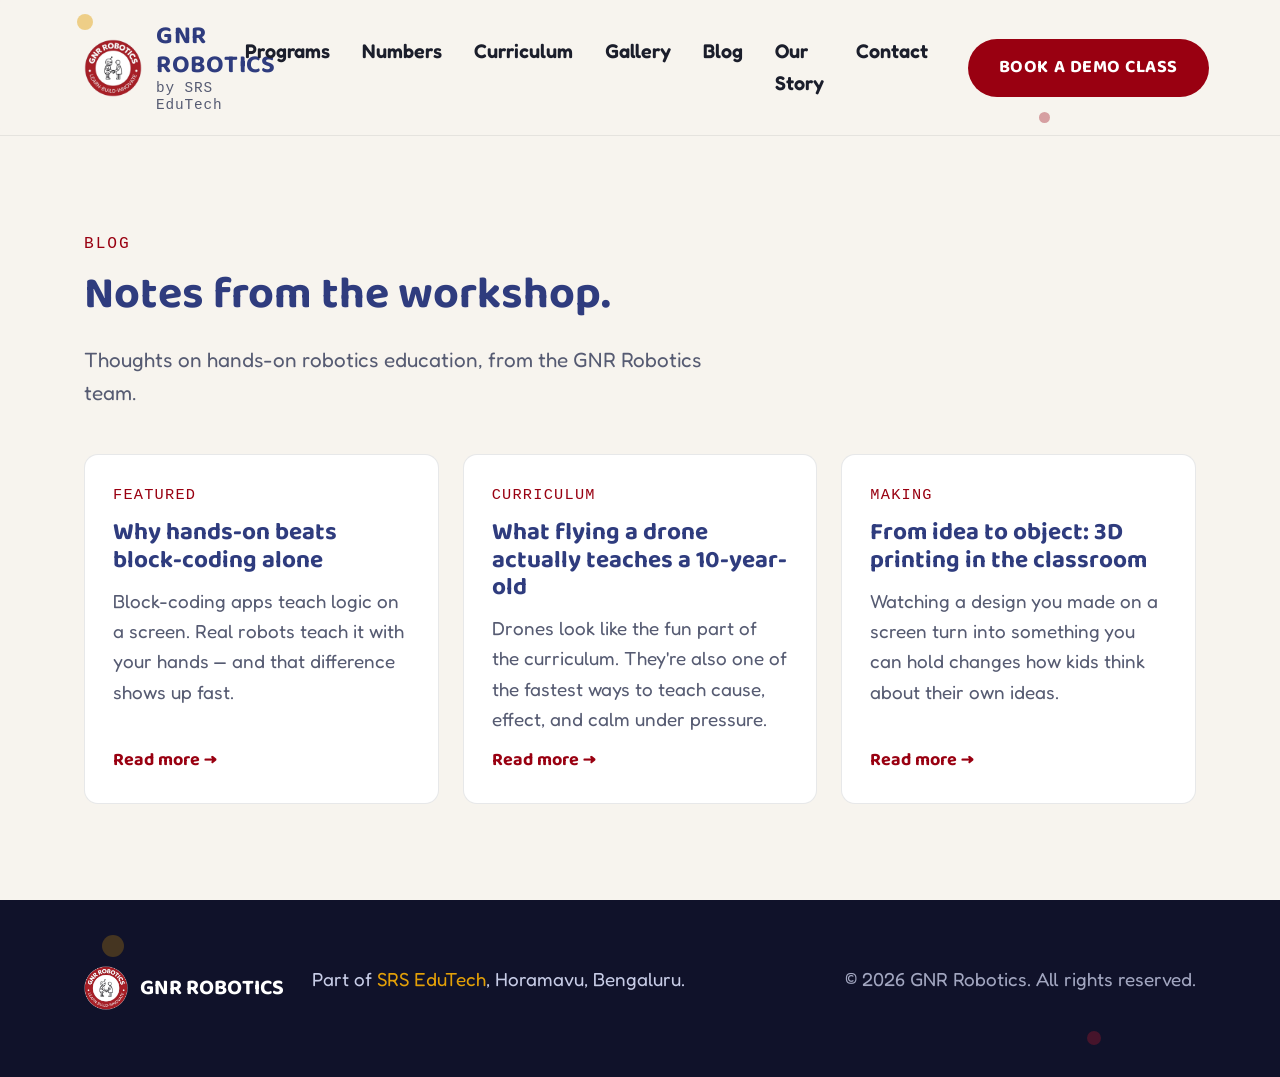
<file: blog.html>
<!DOCTYPE html>
<html lang="en">
<head>
<meta charset="UTF-8">
<meta name="viewport" content="width=device-width, initial-scale=1.0">
<title>Blog — GNR Robotics</title>
<meta name="description" content="Notes on hands-on robotics education from GNR Robotics — 3D printing, drones, applied AI, and building with kids.">
<link rel="icon" type="image/png" sizes="32x32" href="assets/favicon-32.png">
<link rel="icon" type="image/png" sizes="16x16" href="assets/favicon-16.png">
<link rel="icon" type="image/png" sizes="192x192" href="assets/favicon-192.png">
<link rel="apple-touch-icon" href="assets/apple-touch-icon.png">
<link rel="preconnect" href="https://fonts.googleapis.com">
<link rel="preconnect" href="https://fonts.gstatic.com" crossorigin>
<link href="https://fonts.googleapis.com/css2?family=Fredoka:wght@500;600;700&family=Baloo+2:wght@500;600;700;800&display=swap" rel="stylesheet">
<link rel="stylesheet" href="css/styles.css">
</head>
<body>

<header class="site-header">
  <div class="container header-inner">
    <a href="index.html#top" class="brand">
      <img src="assets/logo.png" alt="GNR Robotics logo" class="brand-mark" width="58" height="58">
      <span class="brand-text">
        <span class="brand-name">GNR ROBOTICS</span>
        <span class="brand-sub">by SRS EduTech</span>
      </span>
    </a>
    <nav class="site-nav" id="site-nav">
      <a href="index.html#programs">Programs</a>
      <a href="index.html#numbers">Numbers</a>
      <a href="index.html#pillars">Curriculum</a>
      <a href="index.html#gallery">Gallery</a>
      <a href="blog.html">Blog</a>
      <a href="index.html#story">Our Story</a>
      <a href="index.html#contact">Contact</a>
    </nav>
    <a href="index.html#contact" class="btn btn-pill btn-cherry btn-nav">Book a Demo Class</a>
    <button class="nav-toggle" id="nav-toggle" aria-label="Toggle menu" aria-expanded="false">
      <span></span><span></span><span></span>
    </button>
  </div>
</header>

<main>
  <section class="section blog-listing">
    <div class="container">
      <p class="eyebrow">BLOG</p>
      <h2>Notes from the workshop.</h2>
      <p class="section-lead">Thoughts on hands-on robotics education, from the GNR Robotics team.</p>

      <div class="blog-grid">
        <a class="blog-card" href="blog/hands-on-vs-block-coding.html">
          <p class="blog-card-date">FEATURED</p>
          <h3>Why hands-on beats block-coding alone</h3>
          <p>Block-coding apps teach logic on a screen. Real robots teach it with your hands — and that difference shows up fast.</p>
          <span class="blog-card-more">Read more →</span>
        </a>

        <a class="blog-card" href="blog/why-drones-in-classroom.html">
          <p class="blog-card-date">CURRICULUM</p>
          <h3>What flying a drone actually teaches a 10-year-old</h3>
          <p>Drones look like the fun part of the curriculum. They're also one of the fastest ways to teach cause, effect, and calm under pressure.</p>
          <span class="blog-card-more">Read more →</span>
        </a>

        <a class="blog-card" href="blog/3d-printing-creativity.html">
          <p class="blog-card-date">MAKING</p>
          <h3>From idea to object: 3D printing in the classroom</h3>
          <p>Watching a design you made on a screen turn into something you can hold changes how kids think about their own ideas.</p>
          <span class="blog-card-more">Read more →</span>
        </a>
      </div>
    </div>
  </section>
</main>

<footer class="site-footer">
  <div class="container footer-inner">
    <div class="brand brand--footer">
      <img src="assets/logo.png" alt="GNR Robotics logo" width="44" height="44">
      <span>GNR ROBOTICS</span>
    </div>
    <p>Part of <a href="https://srsedutech.com" target="_blank" rel="noopener">SRS EduTech</a>, Horamavu, Bengaluru.</p>
    <p class="footer-copy">&copy; <span id="year"></span> GNR Robotics. All rights reserved.</p>
  </div>
</footer>

<script src="js/main.js"></script>
</body>
</html>
</file>
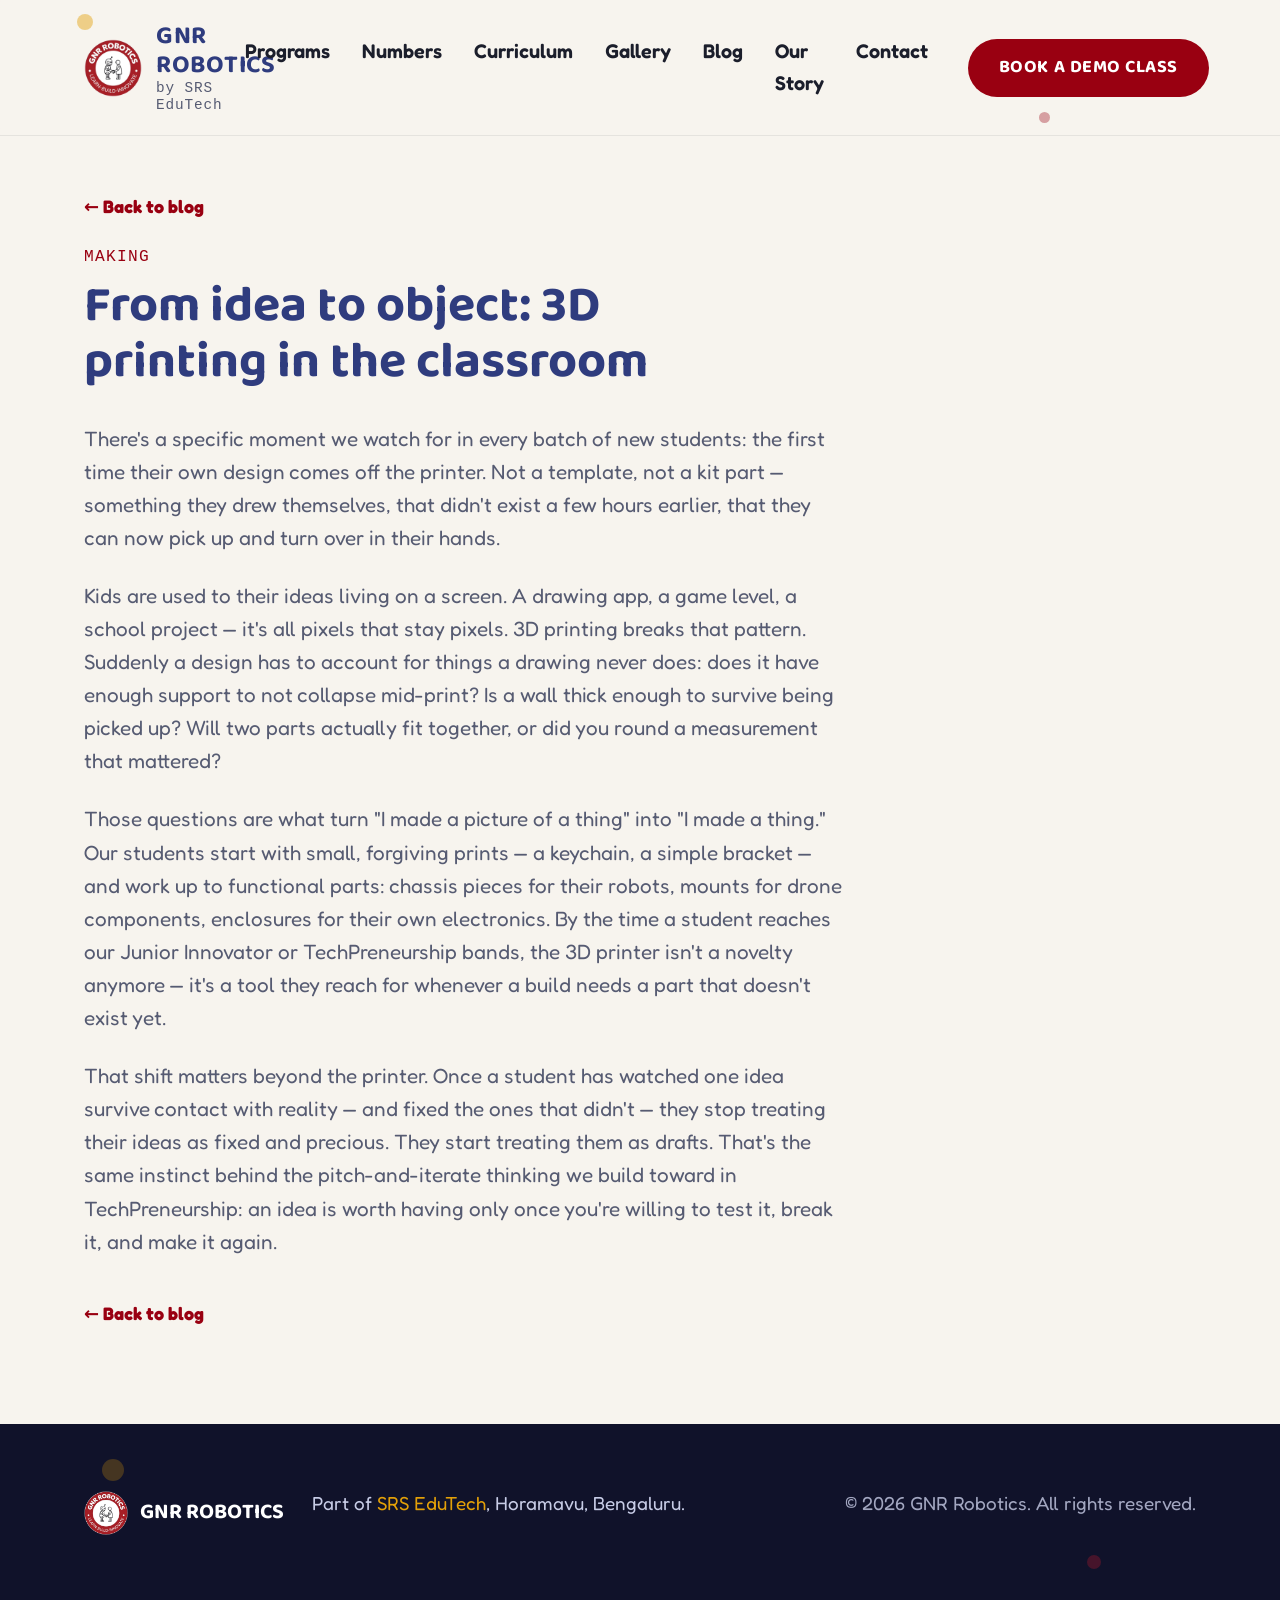
<file: blog/3d-printing-creativity.html>
<!DOCTYPE html>
<html lang="en">
<head>
<meta charset="UTF-8">
<meta name="viewport" content="width=device-width, initial-scale=1.0">
<title>From idea to object: 3D printing in the classroom — GNR Robotics Blog</title>
<meta name="description" content="Watching a design you made on a screen turn into something you can hold changes how kids think about their own ideas.">
<link rel="icon" type="image/png" sizes="32x32" href="../assets/favicon-32.png">
<link rel="icon" type="image/png" sizes="16x16" href="../assets/favicon-16.png">
<link rel="icon" type="image/png" sizes="192x192" href="../assets/favicon-192.png">
<link rel="apple-touch-icon" href="../assets/apple-touch-icon.png">
<link rel="preconnect" href="https://fonts.googleapis.com">
<link rel="preconnect" href="https://fonts.gstatic.com" crossorigin>
<link href="https://fonts.googleapis.com/css2?family=Fredoka:wght@500;600;700&family=Baloo+2:wght@500;600;700;800&display=swap" rel="stylesheet">
<link rel="stylesheet" href="../css/styles.css">
</head>
<body>

<header class="site-header">
  <div class="container header-inner">
    <a href="../index.html#top" class="brand">
      <img src="../assets/logo.png" alt="GNR Robotics logo" class="brand-mark" width="58" height="58">
      <span class="brand-text">
        <span class="brand-name">GNR ROBOTICS</span>
        <span class="brand-sub">by SRS EduTech</span>
      </span>
    </a>
    <nav class="site-nav" id="site-nav">
      <a href="../index.html#programs">Programs</a>
      <a href="../index.html#numbers">Numbers</a>
      <a href="../index.html#pillars">Curriculum</a>
      <a href="../index.html#gallery">Gallery</a>
      <a href="../blog.html">Blog</a>
      <a href="../index.html#story">Our Story</a>
      <a href="../index.html#contact">Contact</a>
    </nav>
    <a href="../index.html#contact" class="btn btn-pill btn-cherry btn-nav">Book a Demo Class</a>
    <button class="nav-toggle" id="nav-toggle" aria-label="Toggle menu" aria-expanded="false">
      <span></span><span></span><span></span>
    </button>
  </div>
</header>

<main>
  <article class="section post">
    <div class="container">
      <a href="../blog.html" class="post-back">← Back to blog</a>
      <p class="post-meta">MAKING</p>
      <h1>From idea to object: 3D printing in the classroom</h1>

      <div class="post-body">
        <p>There's a specific moment we watch for in every batch of new students: the first time their own design comes off the printer. Not a template, not a kit part — something they drew themselves, that didn't exist a few hours earlier, that they can now pick up and turn over in their hands.</p>

        <p>Kids are used to their ideas living on a screen. A drawing app, a game level, a school project — it's all pixels that stay pixels. 3D printing breaks that pattern. Suddenly a design has to account for things a drawing never does: does it have enough support to not collapse mid-print? Is a wall thick enough to survive being picked up? Will two parts actually fit together, or did you round a measurement that mattered?</p>

        <p>Those questions are what turn "I made a picture of a thing" into "I made a thing." Our students start with small, forgiving prints — a keychain, a simple bracket — and work up to functional parts: chassis pieces for their robots, mounts for drone components, enclosures for their own electronics. By the time a student reaches our Junior Innovator or TechPreneurship bands, the 3D printer isn't a novelty anymore — it's a tool they reach for whenever a build needs a part that doesn't exist yet.</p>

        <p>That shift matters beyond the printer. Once a student has watched one idea survive contact with reality — and fixed the ones that didn't — they stop treating their ideas as fixed and precious. They start treating them as drafts. That's the same instinct behind the pitch-and-iterate thinking we build toward in TechPreneurship: an idea is worth having only once you're willing to test it, break it, and make it again.</p>
      </div>

      <a href="../blog.html" class="post-back">← Back to blog</a>
    </div>
  </article>
</main>

<footer class="site-footer">
  <div class="container footer-inner">
    <div class="brand brand--footer">
      <img src="../assets/logo.png" alt="GNR Robotics logo" width="44" height="44">
      <span>GNR ROBOTICS</span>
    </div>
    <p>Part of <a href="https://srsedutech.com" target="_blank" rel="noopener">SRS EduTech</a>, Horamavu, Bengaluru.</p>
    <p class="footer-copy">&copy; <span id="year"></span> GNR Robotics. All rights reserved.</p>
  </div>
</footer>

<script src="../js/main.js"></script>
</body>
</html>
</file>
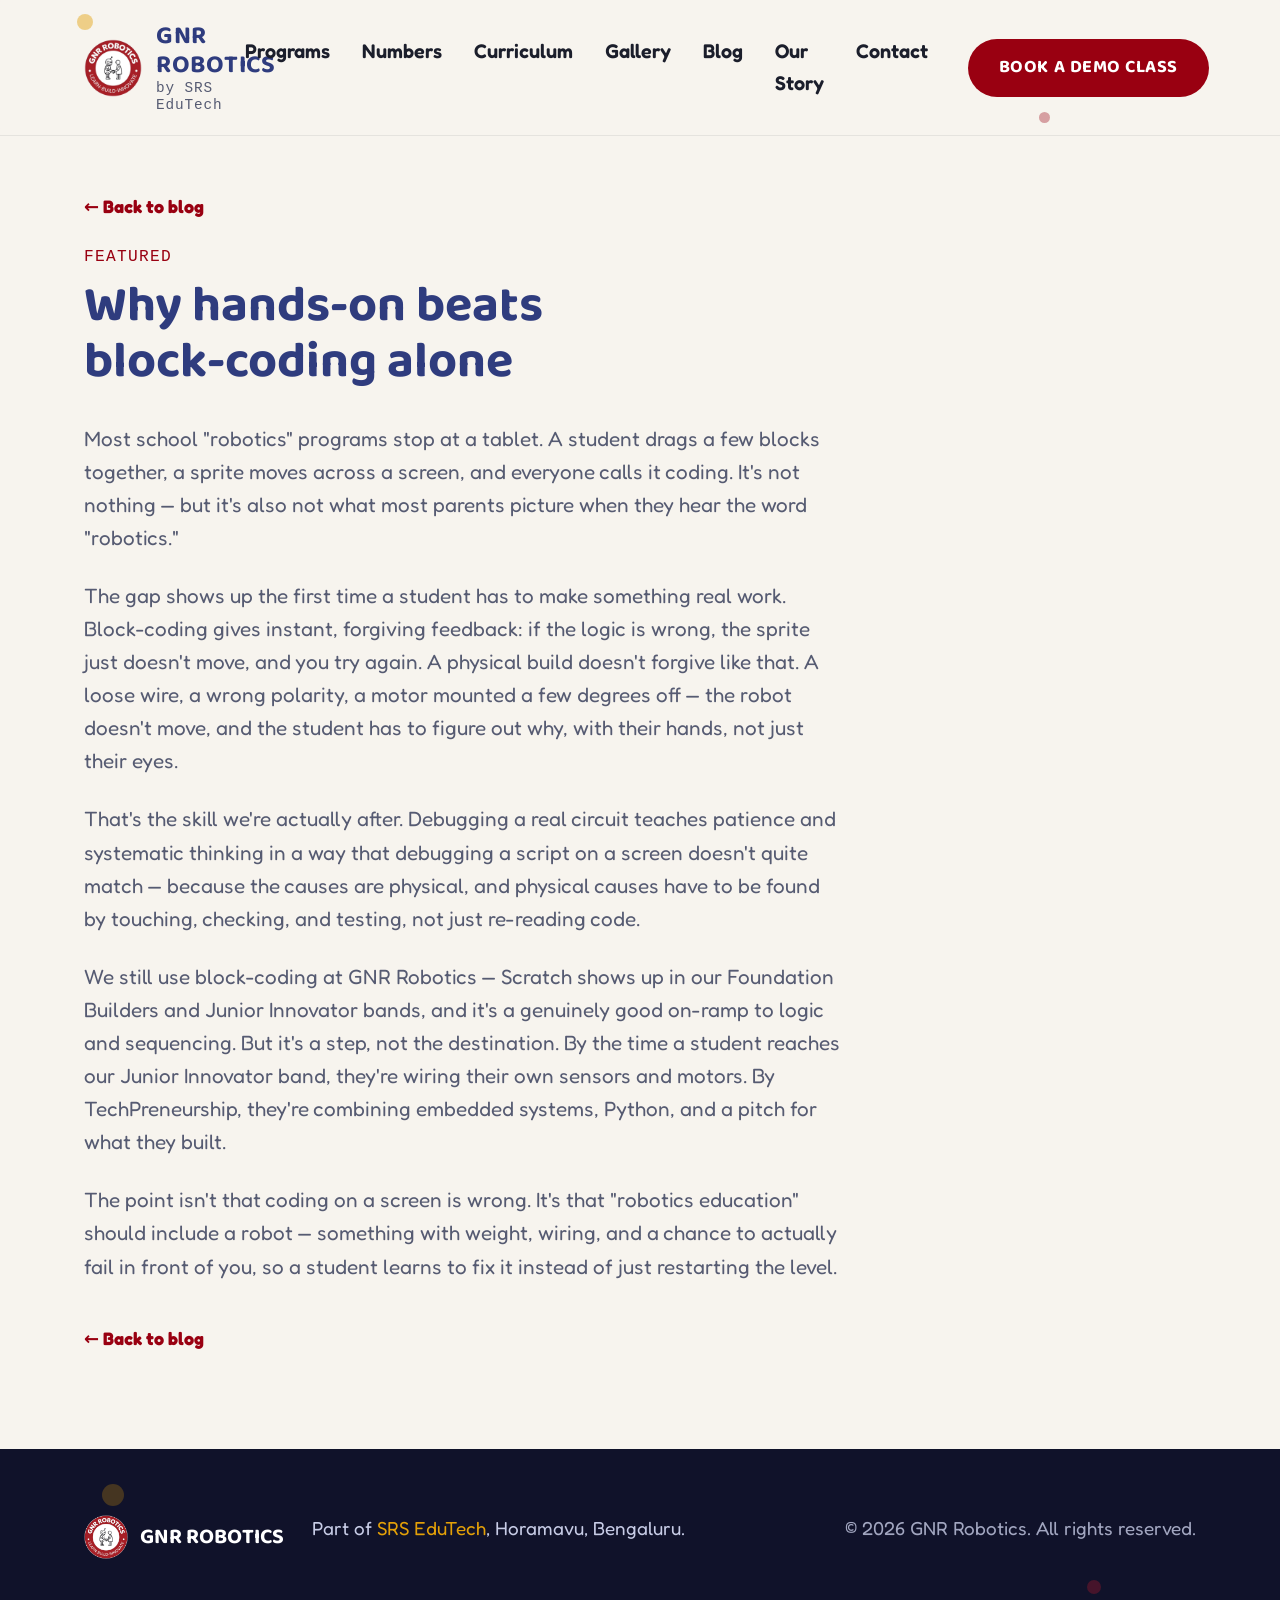
<file: blog/hands-on-vs-block-coding.html>
<!DOCTYPE html>
<html lang="en">
<head>
<meta charset="UTF-8">
<meta name="viewport" content="width=device-width, initial-scale=1.0">
<title>Why hands-on beats block-coding alone — GNR Robotics Blog</title>
<meta name="description" content="Block-coding apps teach logic on a screen. Real robots teach it with your hands — why GNR Robotics builds around physical builds, not just code blocks.">
<link rel="icon" type="image/png" sizes="32x32" href="../assets/favicon-32.png">
<link rel="icon" type="image/png" sizes="16x16" href="../assets/favicon-16.png">
<link rel="icon" type="image/png" sizes="192x192" href="../assets/favicon-192.png">
<link rel="apple-touch-icon" href="../assets/apple-touch-icon.png">
<link rel="preconnect" href="https://fonts.googleapis.com">
<link rel="preconnect" href="https://fonts.gstatic.com" crossorigin>
<link href="https://fonts.googleapis.com/css2?family=Fredoka:wght@500;600;700&family=Baloo+2:wght@500;600;700;800&display=swap" rel="stylesheet">
<link rel="stylesheet" href="../css/styles.css">
</head>
<body>

<header class="site-header">
  <div class="container header-inner">
    <a href="../index.html#top" class="brand">
      <img src="../assets/logo.png" alt="GNR Robotics logo" class="brand-mark" width="58" height="58">
      <span class="brand-text">
        <span class="brand-name">GNR ROBOTICS</span>
        <span class="brand-sub">by SRS EduTech</span>
      </span>
    </a>
    <nav class="site-nav" id="site-nav">
      <a href="../index.html#programs">Programs</a>
      <a href="../index.html#numbers">Numbers</a>
      <a href="../index.html#pillars">Curriculum</a>
      <a href="../index.html#gallery">Gallery</a>
      <a href="../blog.html">Blog</a>
      <a href="../index.html#story">Our Story</a>
      <a href="../index.html#contact">Contact</a>
    </nav>
    <a href="../index.html#contact" class="btn btn-pill btn-cherry btn-nav">Book a Demo Class</a>
    <button class="nav-toggle" id="nav-toggle" aria-label="Toggle menu" aria-expanded="false">
      <span></span><span></span><span></span>
    </button>
  </div>
</header>

<main>
  <article class="section post">
    <div class="container">
      <a href="../blog.html" class="post-back">← Back to blog</a>
      <p class="post-meta">FEATURED</p>
      <h1>Why hands-on beats block-coding alone</h1>

      <div class="post-body">
        <p>Most school "robotics" programs stop at a tablet. A student drags a few blocks together, a sprite moves across a screen, and everyone calls it coding. It's not nothing — but it's also not what most parents picture when they hear the word "robotics."</p>

        <p>The gap shows up the first time a student has to make something real work. Block-coding gives instant, forgiving feedback: if the logic is wrong, the sprite just doesn't move, and you try again. A physical build doesn't forgive like that. A loose wire, a wrong polarity, a motor mounted a few degrees off — the robot doesn't move, and the student has to figure out why, with their hands, not just their eyes.</p>

        <p>That's the skill we're actually after. Debugging a real circuit teaches patience and systematic thinking in a way that debugging a script on a screen doesn't quite match — because the causes are physical, and physical causes have to be found by touching, checking, and testing, not just re-reading code.</p>

        <p>We still use block-coding at GNR Robotics — Scratch shows up in our Foundation Builders and Junior Innovator bands, and it's a genuinely good on-ramp to logic and sequencing. But it's a step, not the destination. By the time a student reaches our Junior Innovator band, they're wiring their own sensors and motors. By TechPreneurship, they're combining embedded systems, Python, and a pitch for what they built.</p>

        <p>The point isn't that coding on a screen is wrong. It's that "robotics education" should include a robot — something with weight, wiring, and a chance to actually fail in front of you, so a student learns to fix it instead of just restarting the level.</p>
      </div>

      <a href="../blog.html" class="post-back">← Back to blog</a>
    </div>
  </article>
</main>

<footer class="site-footer">
  <div class="container footer-inner">
    <div class="brand brand--footer">
      <img src="../assets/logo.png" alt="GNR Robotics logo" width="44" height="44">
      <span>GNR ROBOTICS</span>
    </div>
    <p>Part of <a href="https://srsedutech.com" target="_blank" rel="noopener">SRS EduTech</a>, Horamavu, Bengaluru.</p>
    <p class="footer-copy">&copy; <span id="year"></span> GNR Robotics. All rights reserved.</p>
  </div>
</footer>

<script src="../js/main.js"></script>
</body>
</html>
</file>
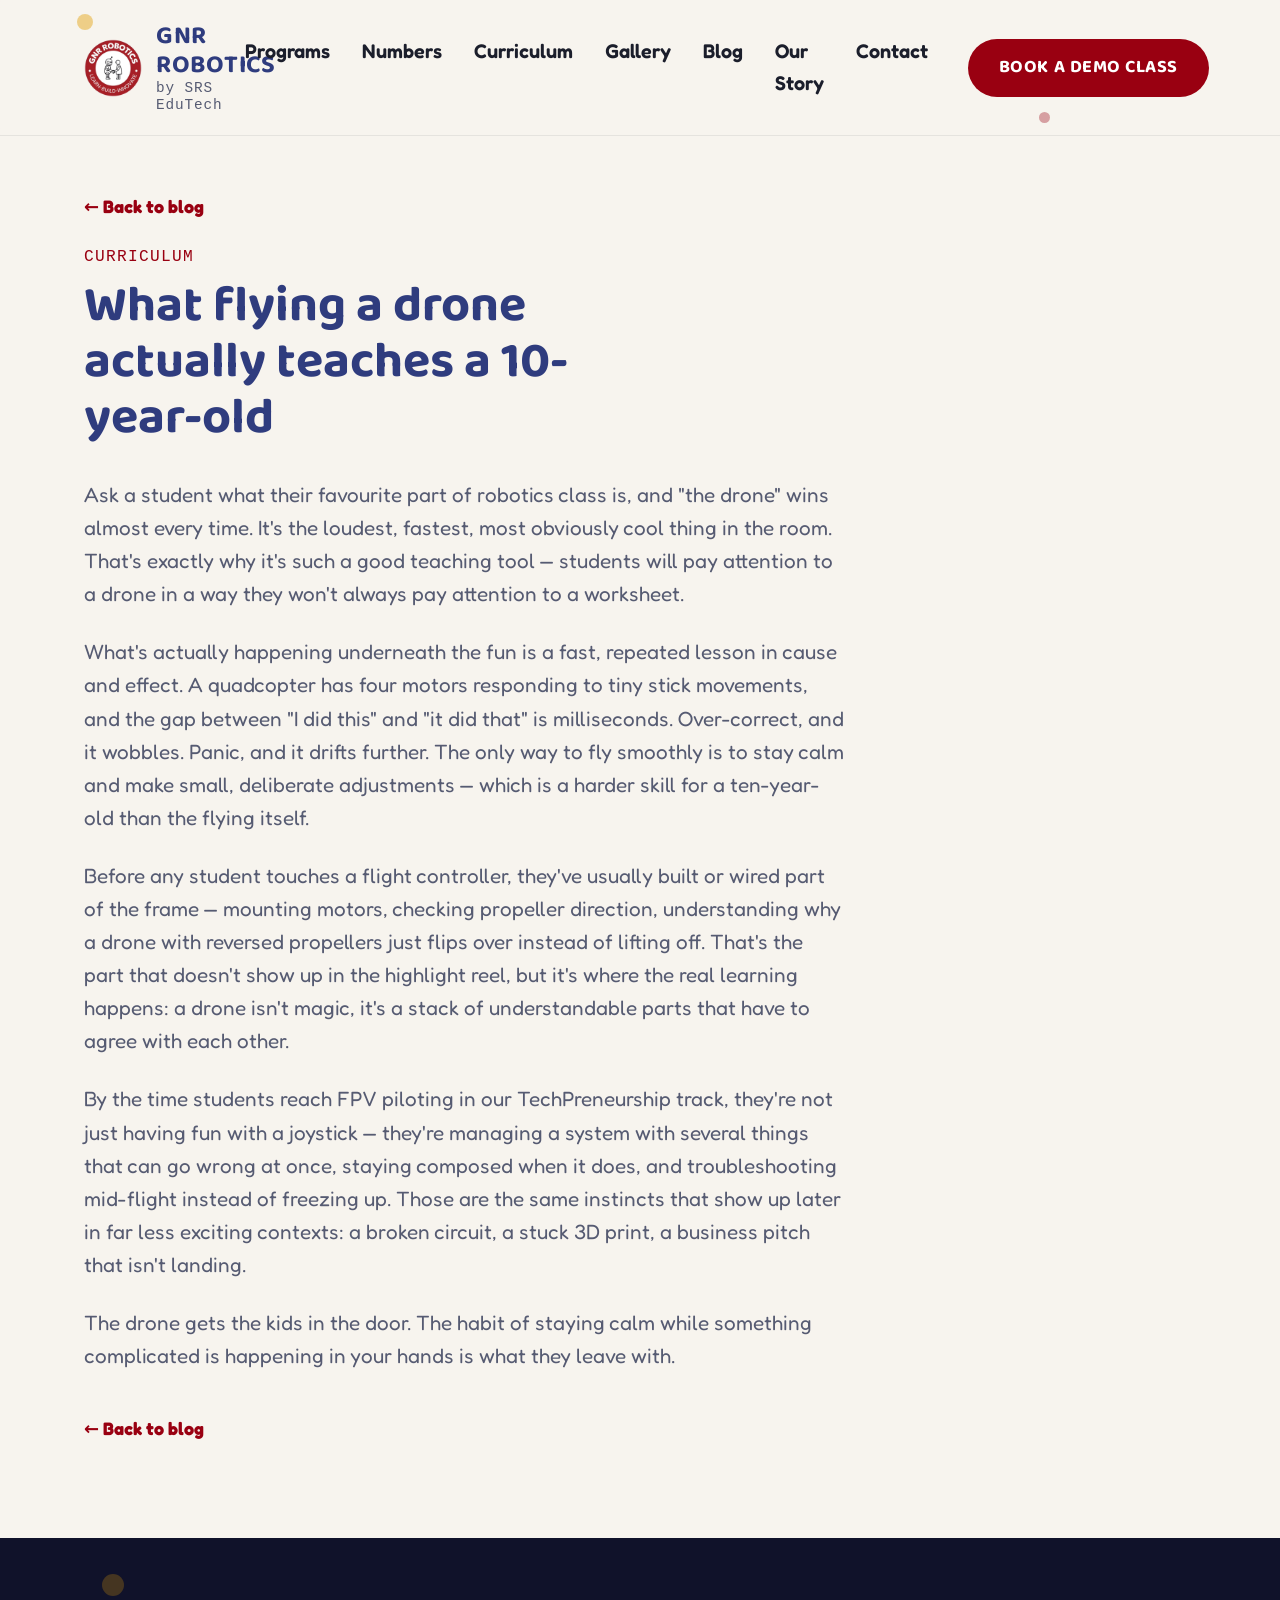
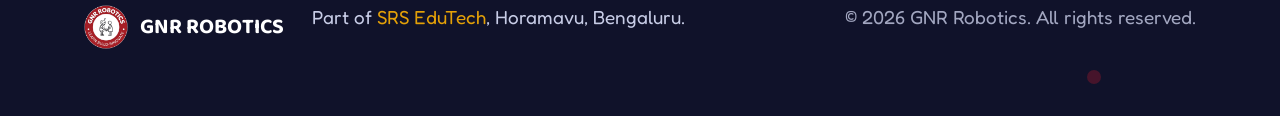
<file: blog/why-drones-in-classroom.html>
<!DOCTYPE html>
<html lang="en">
<head>
<meta charset="UTF-8">
<meta name="viewport" content="width=device-width, initial-scale=1.0">
<title>What flying a drone actually teaches a 10-year-old — GNR Robotics Blog</title>
<meta name="description" content="Drones look like the fun part of the curriculum. They're also one of the fastest ways to teach cause, effect, and calm under pressure.">
<link rel="icon" type="image/png" sizes="32x32" href="../assets/favicon-32.png">
<link rel="icon" type="image/png" sizes="16x16" href="../assets/favicon-16.png">
<link rel="icon" type="image/png" sizes="192x192" href="../assets/favicon-192.png">
<link rel="apple-touch-icon" href="../assets/apple-touch-icon.png">
<link rel="preconnect" href="https://fonts.googleapis.com">
<link rel="preconnect" href="https://fonts.gstatic.com" crossorigin>
<link href="https://fonts.googleapis.com/css2?family=Fredoka:wght@500;600;700&family=Baloo+2:wght@500;600;700;800&display=swap" rel="stylesheet">
<link rel="stylesheet" href="../css/styles.css">
</head>
<body>

<header class="site-header">
  <div class="container header-inner">
    <a href="../index.html#top" class="brand">
      <img src="../assets/logo.png" alt="GNR Robotics logo" class="brand-mark" width="58" height="58">
      <span class="brand-text">
        <span class="brand-name">GNR ROBOTICS</span>
        <span class="brand-sub">by SRS EduTech</span>
      </span>
    </a>
    <nav class="site-nav" id="site-nav">
      <a href="../index.html#programs">Programs</a>
      <a href="../index.html#numbers">Numbers</a>
      <a href="../index.html#pillars">Curriculum</a>
      <a href="../index.html#gallery">Gallery</a>
      <a href="../blog.html">Blog</a>
      <a href="../index.html#story">Our Story</a>
      <a href="../index.html#contact">Contact</a>
    </nav>
    <a href="../index.html#contact" class="btn btn-pill btn-cherry btn-nav">Book a Demo Class</a>
    <button class="nav-toggle" id="nav-toggle" aria-label="Toggle menu" aria-expanded="false">
      <span></span><span></span><span></span>
    </button>
  </div>
</header>

<main>
  <article class="section post">
    <div class="container">
      <a href="../blog.html" class="post-back">← Back to blog</a>
      <p class="post-meta">CURRICULUM</p>
      <h1>What flying a drone actually teaches a 10-year-old</h1>

      <div class="post-body">
        <p>Ask a student what their favourite part of robotics class is, and "the drone" wins almost every time. It's the loudest, fastest, most obviously cool thing in the room. That's exactly why it's such a good teaching tool — students will pay attention to a drone in a way they won't always pay attention to a worksheet.</p>

        <p>What's actually happening underneath the fun is a fast, repeated lesson in cause and effect. A quadcopter has four motors responding to tiny stick movements, and the gap between "I did this" and "it did that" is milliseconds. Over-correct, and it wobbles. Panic, and it drifts further. The only way to fly smoothly is to stay calm and make small, deliberate adjustments — which is a harder skill for a ten-year-old than the flying itself.</p>

        <p>Before any student touches a flight controller, they've usually built or wired part of the frame — mounting motors, checking propeller direction, understanding why a drone with reversed propellers just flips over instead of lifting off. That's the part that doesn't show up in the highlight reel, but it's where the real learning happens: a drone isn't magic, it's a stack of understandable parts that have to agree with each other.</p>

        <p>By the time students reach FPV piloting in our TechPreneurship track, they're not just having fun with a joystick — they're managing a system with several things that can go wrong at once, staying composed when it does, and troubleshooting mid-flight instead of freezing up. Those are the same instincts that show up later in far less exciting contexts: a broken circuit, a stuck 3D print, a business pitch that isn't landing.</p>

        <p>The drone gets the kids in the door. The habit of staying calm while something complicated is happening in your hands is what they leave with.</p>
      </div>

      <a href="../blog.html" class="post-back">← Back to blog</a>
    </div>
  </article>
</main>

<footer class="site-footer">
  <div class="container footer-inner">
    <div class="brand brand--footer">
      <img src="../assets/logo.png" alt="GNR Robotics logo" width="44" height="44">
      <span>GNR ROBOTICS</span>
    </div>
    <p>Part of <a href="https://srsedutech.com" target="_blank" rel="noopener">SRS EduTech</a>, Horamavu, Bengaluru.</p>
    <p class="footer-copy">&copy; <span id="year"></span> GNR Robotics. All rights reserved.</p>
  </div>
</footer>

<script src="../js/main.js"></script>
</body>
</html>
</file>
<file: css/styles.css>
/* ---------- Tokens ---------- */
:root {
  --navy: #2F3C7E;
  --navy-black: #10122A;
  --violet: #7A2F6E;
  --cherry: #990011;
  --cherry-bright: #C21A2E;
  --gold: #E3A008;
  --paper: #F7F4EE;
  --ink: #1B1E2B;
  --ink-soft: #565B72;
  --white: #FFFFFF;

  --grad: linear-gradient(100deg, var(--navy) 0%, var(--violet) 55%, var(--cherry) 100%);

  --font-display: 'Baloo 2', 'Fredoka', 'Segoe UI', system-ui, sans-serif;
  --font-body: 'Fredoka', 'Segoe UI', system-ui, -apple-system, sans-serif;
  --font-mono: Consolas, 'SF Mono', 'Courier New', monospace;

  --container: 1160px;
}

/* ---------- Reset ---------- */
*, *::before, *::after { box-sizing: border-box; }
html { scroll-behavior: smooth; font-size: 18px; }
body {
  margin: 0;
  font-family: var(--font-body);
  color: var(--ink);
  background: var(--paper);
  line-height: 1.6;
}
img { max-width: 100%; display: block; }
a { color: inherit; }
h1, h2, h3 { font-family: var(--font-display); font-weight: 700; margin: 0 0 0.5em; line-height: 1.12; }
p { margin: 0 0 1em; }
.container { max-width: var(--container); margin: 0 auto; padding: 0 24px; }
:focus-visible { outline: 3px solid var(--gold); outline-offset: 2px; }
@media (prefers-reduced-motion: reduce) {
  html { scroll-behavior: auto; }
  * { animation: none !important; transition: none !important; }
}

/* Gradient text, the Reech signature move */
.grad-text {
  background: var(--grad);
  -webkit-background-clip: text;
  background-clip: text;
  color: transparent;
}

/* ---------- Buttons (pill, Reech-style) ---------- */
.btn {
  display: inline-block;
  font-family: var(--font-display);
  font-weight: 700;
  font-size: 1rem;
  letter-spacing: 0.03em;
  text-transform: uppercase;
  padding: 1em 2.2em;
  text-decoration: none;
  border: 2px solid transparent;
  transition: transform 0.15s ease, background 0.15s ease, color 0.15s ease;
}
.btn-pill { border-radius: 999px; }
.btn:hover { transform: translateY(-2px); }
.btn-cherry { background: var(--cherry); color: var(--white); }
.btn-cherry:hover { background: var(--cherry-bright); }
.btn-outline-cherry { background: transparent; color: var(--cherry); border-color: var(--cherry); }
.btn-outline-cherry:hover { background: var(--cherry); color: var(--white); }
.program-card .btn-outline-cherry { display: block; width: 100%; text-align: center; margin-top: 1em; }
.btn-white { background: var(--white); color: var(--cherry); }
.btn-white:hover { background: var(--paper); }

/* ---------- Eyebrow / labels ---------- */
.eyebrow {
  font-family: var(--font-mono);
  font-size: 0.9rem;
  letter-spacing: 0.12em;
  color: var(--cherry);
  margin: 0 0 0.75em;
}
.eyebrow-light { color: var(--gold); }
.section-lead { max-width: 640px; color: var(--ink-soft); font-size: 1.15rem; }
.section-title-light { color: var(--white); }

/* ---------- Header ---------- */
.site-header {
  position: sticky;
  top: 0;
  z-index: 50;
  background: rgba(247,244,238,0.92);
  backdrop-filter: blur(6px);
  border-bottom: 1px solid rgba(27,30,43,0.08);
}
.site-header::before, .site-header::after {
  content: "";
  position: absolute;
  border-radius: 50%;
  pointer-events: none;
  z-index: 0;
}
.site-header::before { width: 16px; height: 16px; background: var(--gold); opacity: 0.45; top: 14px; left: 6%; animation: floatY 6s ease-in-out infinite; }
.site-header::after { width: 11px; height: 11px; background: var(--cherry); opacity: 0.35; bottom: 12px; right: 18%; animation: floatY 7.5s ease-in-out infinite reverse; }
.header-inner { position: relative; z-index: 1; display: flex; align-items: center; gap: 28px; padding-top: 22px; padding-bottom: 22px; }
.brand { display: flex; align-items: center; gap: 14px; text-decoration: none; }
.brand-text { display: flex; flex-direction: column; line-height: 1.15; }
.brand-name { font-family: var(--font-display); font-weight: 700; letter-spacing: 0.02em; color: var(--navy); font-size: 1.4rem; }
.brand-sub { font-family: var(--font-mono); font-size: 0.8rem; color: var(--ink-soft); letter-spacing: 0.06em; }
.site-nav { display: flex; gap: 32px; margin-left: auto; }
.site-nav a { text-decoration: none; font-size: 1.1rem; font-weight: 600; color: var(--ink); }
.site-nav a:hover { color: var(--cherry); }
.btn-nav { margin-left: 12px; white-space: nowrap; padding: 0.7em 1.6em; }
.nav-toggle {
  display: none; flex-direction: column; justify-content: center; gap: 6px;
  width: 48px; height: 48px; background: none; border: none; cursor: pointer; margin-left: auto;
}
.nav-toggle span { display: block; height: 3px; background: var(--navy); border-radius: 2px; }

@keyframes floatY {
  0%, 100% { transform: translateY(0) translateX(0); }
  50% { transform: translateY(-12px) translateX(6px); }
}

@media (max-width: 860px) {
  .site-nav {
    position: absolute; top: 100%; left: 0; right: 0;
    background: var(--paper); flex-direction: column; gap: 0;
    border-bottom: 1px solid rgba(27,30,43,0.08); display: none;
  }
  .site-nav.open { display: flex; }
  .site-nav a { padding: 16px 24px; font-size: 1.15rem; border-top: 1px solid rgba(27,30,43,0.06); }
  .btn-nav { display: none; }
  .nav-toggle { display: flex; }
}

/* ---------- Hero ---------- */
.hero { background: var(--paper); overflow: hidden; }
.hero-inner {
  display: grid;
  grid-template-columns: 0.85fr 1.15fr;
  align-items: center;
  gap: 56px;
  padding: 64px 24px 96px;
}
.hero-art { position: relative; display: flex; align-items: center; justify-content: center; padding: 20px; }
.hero-art::before {
  content: "";
  position: absolute; inset: 8%;
  background: var(--grad);
  border-radius: 50%;
  filter: blur(50px);
  opacity: 0.3;
}
.hero-logo { position: relative; width: min(360px, 80%); animation: floatY 5s ease-in-out infinite; filter: drop-shadow(0 25px 35px rgba(47,60,126,0.3)); }
.hero h1 { font-size: clamp(2.6rem, 5vw, 3.8rem); }
.hero-lead { color: var(--ink-soft); max-width: 46ch; font-size: 1.25rem; }
.hero-actions { display: flex; gap: 14px; flex-wrap: wrap; margin: 1.5em 0 0; }

@media (max-width: 860px) {
  .hero-inner { grid-template-columns: 1fr; padding-top: 40px; }
  .hero-art { max-width: 320px; margin: 0 auto; }
}

/* ---------- Sections ---------- */
.section { padding: 96px 0; }
.section h2 { font-size: clamp(2.1rem, 3.5vw, 2.8rem); color: var(--navy); }

/* Numbers / stat carousel */
.numbers { background: var(--navy-black); text-align: center; }
.numbers-inner { display: flex; flex-direction: column; align-items: center; }
.section-title-light.numbers-heading,
.numbers h2 { color: var(--white); }
.stat-display { margin: 1.5em 0 0.5em; }
.stat-figure { font-size: clamp(5rem, 13vw, 9rem); font-weight: 800; line-height: 1; }
.stat-caption { max-width: 46ch; margin: 0 auto; color: #C7CCE6; font-size: 1.25rem; }
.stat-figure, .stat-caption { transition: opacity 0.3s ease; }
.stat-display.is-fading .stat-figure,
.stat-display.is-fading .stat-caption { opacity: 0; }

/* Pillars (gradient dark section, paired rows) */
.pillars { background: linear-gradient(160deg, var(--navy-black) 0%, var(--violet) 55%, var(--navy-black) 100%); }
.pillar-row {
  display: grid;
  grid-template-columns: 1fr 1.6fr;
  gap: 32px;
  padding: 28px 0;
  border-top: 1px solid rgba(255,255,255,0.18);
}
.pillar-row:last-of-type { border-bottom: 1px solid rgba(255,255,255,0.18); }
.pillar-row h3 { color: var(--white); font-size: 1.7rem; margin: 0; }
.pillar-row p { color: #DCD9E8; margin: 0; font-size: 1.1rem; }
.curriculum-note { margin-top: 2em; font-family: var(--font-mono); font-size: 1rem; color: #C7CCE6; border-left: 3px solid var(--gold); padding-left: 14px; }

@media (max-width: 700px) {
  .pillar-row { grid-template-columns: 1fr; gap: 8px; }
}

/* Programs */
.programs { background: #EFEBE0; }
.program-list { display: flex; flex-direction: column; gap: 20px; margin-top: 2.5em; }
.program-row { display: flex; align-items: center; gap: 28px; padding: 28px 32px; border-radius: 14px; }
.program-row--cherry { background: rgba(153,0,17,0.07); }
.program-row--navy { background: rgba(47,60,126,0.07); }
.program-badge {
  flex-shrink: 0;
  display: flex; align-items: center; justify-content: center;
  width: 100px; height: 100px;
  border-radius: 50%;
  color: var(--white);
  font-family: var(--font-display); font-weight: 700; font-size: 1.1rem;
  text-align: center; line-height: 1.25;
}
.program-row--cherry .program-badge { background: var(--cherry); }
.program-row--navy .program-badge { background: var(--navy); }
.program-row-copy h3 { margin-bottom: 0.4em; font-size: 1.5rem; }
.program-row--cherry .program-row-copy h3 { color: var(--cherry); }
.program-row--navy .program-row-copy h3 { color: var(--navy); }
.program-row-copy p { margin: 0; color: var(--ink-soft); font-size: 1.1rem; }
.programs-cta-note { margin-top: 2em; display: flex; align-items: center; gap: 16px; flex-wrap: wrap; color: var(--ink-soft); }

@media (max-width: 640px) {
  .program-row { flex-direction: column; text-align: center; }
}

/* Gallery */
.gallery { background: #EFEBE0; }
.gallery-grid { display: grid; grid-template-columns: repeat(auto-fit, minmax(260px, 1fr)); gap: 20px; margin-top: 2.5em; }
.gallery-item {
  position: relative; overflow: hidden; border-radius: 14px;
  padding: 0; border: none; background: none; cursor: pointer;
  aspect-ratio: 4 / 3;
}
.gallery-item img { width: 100%; height: 100%; object-fit: cover; display: block; transition: transform 0.3s ease; }
.gallery-item:hover img { transform: scale(1.06); }

.lightbox {
  position: fixed; inset: 0; z-index: 200;
  display: flex; align-items: center; justify-content: center;
  padding: 40px;
  background: rgba(16,18,42,0.92);
  opacity: 0; pointer-events: none;
  transition: opacity 0.2s ease;
}
.lightbox.open { opacity: 1; pointer-events: auto; }
.lightbox img { max-width: 100%; max-height: 100%; border-radius: 12px; box-shadow: 0 30px 60px rgba(0,0,0,0.5); }
.lightbox-close {
  position: absolute; top: 20px; right: 28px;
  background: none; border: none; color: var(--white);
  font-size: 2.5rem; line-height: 1; cursor: pointer;
}

/* Blog */
.blog-listing { background: var(--paper); }
.blog-grid { display: grid; grid-template-columns: repeat(auto-fit, minmax(280px, 1fr)); gap: 24px; margin-top: 2.5em; }
.blog-card {
  display: flex; flex-direction: column; gap: 12px;
  background: var(--white); border: 1px solid rgba(27,30,43,0.1); border-radius: 14px; padding: 28px;
  text-decoration: none; color: inherit;
  transition: transform 0.15s ease, box-shadow 0.15s ease;
}
.blog-card:hover { transform: translateY(-4px); box-shadow: 0 20px 40px -20px rgba(27,30,43,0.25); }
.blog-card-date { font-family: var(--font-mono); font-size: 0.85rem; letter-spacing: 0.08em; color: var(--cherry); margin: 0; }
.blog-card h3 { color: var(--navy); font-size: 1.35rem; margin: 0; }
.blog-card p:not(.blog-card-date) { color: var(--ink-soft); font-size: 1.05rem; margin: 0; }
.blog-card-more { margin-top: auto; font-family: var(--font-display); font-weight: 700; color: var(--cherry); }

/* Blog post */
.post { padding: 56px 0 96px; }
.post-back { display: inline-block; font-weight: 700; color: var(--cherry); text-decoration: none; }
.post-meta { font-family: var(--font-mono); font-size: 0.9rem; letter-spacing: 0.08em; color: var(--cherry); margin: 1.5em 0 0.4em; }
.post h1 { font-size: clamp(2rem, 4vw, 2.8rem); color: var(--navy); max-width: 20ch; }
.post-body { max-width: 760px; margin: 1.5em 0 2em; color: var(--ink-soft); font-size: 1.15rem; }
.post-body p { margin: 0 0 1.2em; }

/* Book a Demo */
.book-demo { background: var(--paper); }
.demo-card { max-width: 640px; margin-top: 2.5em; background: var(--white); border: 1px solid rgba(27,30,43,0.1); border-radius: 14px; padding: 32px; }
.demo-card p { color: var(--ink-soft); font-size: 1.1rem; }
.demo-card .btn { margin-top: 0.5em; }

/* Partners */
.partners { background: var(--white); }
.partners-inner { display: grid; grid-template-columns: 1fr 1fr; gap: 48px; align-items: start; margin-top: 2.5em; }
.partners-copy p { color: var(--ink-soft); font-size: 1.1rem; }
.partners-grid { display: grid; grid-template-columns: repeat(2, 1fr); gap: 16px; }
.partners-item {
  margin: 0; overflow: hidden; border-radius: 14px;
  aspect-ratio: 4 / 3;
}
.partners-item img { width: 100%; height: 100%; object-fit: cover; display: block; }
@media (max-width: 860px) {
  .partners-inner { grid-template-columns: 1fr; }
}

/* Story */
.story-inner { max-width: 760px; }
.story p { color: var(--ink-soft); font-size: 1.15rem; }

/* CTA banner (Reech full-bleed gradient banner) */
.cta-banner {
  background: var(--grad);
  padding: 90px 0;
  position: relative;
  overflow: hidden;
}
.cta-banner::before {
  content: "";
  position: absolute; inset: -20%;
  background: radial-gradient(circle at 20% 30%, rgba(227,160,8,0.35), transparent 45%),
              radial-gradient(circle at 80% 70%, rgba(255,255,255,0.15), transparent 40%);
  filter: blur(10px);
}
.cta-banner-inner { position: relative; text-align: center; }
.cta-banner h2 { color: var(--white); font-size: clamp(2.2rem, 4.5vw, 3.2rem); max-width: 18ch; margin: 0 auto 0.9em; }

/* Contact */
.contact { background: var(--navy); color: var(--white); }
.contact h2 { color: var(--white); }
.contact-inner { display: grid; grid-template-columns: 1fr 1fr; gap: 48px; }
.contact-copy p { color: #D8DCEF; font-size: 1.15rem; }
.contact-details { list-style: none; margin: 2em 0 0; padding: 0; display: grid; gap: 1.2em; font-size: 1.1rem; }
.contact-details a { color: var(--gold); text-decoration: none; }
.contact-details a:hover { text-decoration: underline; }
.contact-form { display: flex; flex-direction: column; gap: 16px; background: rgba(255,255,255,0.06); padding: 32px; border-radius: 14px; border: 1px solid rgba(255,255,255,0.15); }
.contact-form label { display: flex; flex-direction: column; gap: 6px; font-size: 1rem; color: #E4E7F5; }
.contact-form input, .contact-form textarea {
  font-family: var(--font-body); font-size: 1.05rem; padding: 12px 14px; border-radius: 8px;
  border: 1px solid rgba(255,255,255,0.25); background: rgba(255,255,255,0.95); color: var(--ink);
}
.form-note { font-size: 0.9rem; color: #B9BFDD; margin: 0.5em 0 0; }

@media (max-width: 860px) {
  .contact-inner { grid-template-columns: 1fr; }
}

/* Footer */
.site-footer { position: relative; overflow: hidden; background: var(--navy-black); color: #C7CCE6; padding: 64px 0; font-size: 1.05rem; }
.site-footer::before, .site-footer::after {
  content: "";
  position: absolute;
  border-radius: 50%;
  pointer-events: none;
  z-index: 0;
}
.site-footer::before { width: 22px; height: 22px; background: var(--gold); opacity: 0.25; top: 20%; left: 8%; animation: floatY 8s ease-in-out infinite; }
.site-footer::after { width: 14px; height: 14px; background: var(--cherry-bright); opacity: 0.3; bottom: 18%; right: 14%; animation: floatY 6.5s ease-in-out infinite reverse; }
.footer-inner { position: relative; z-index: 1; display: flex; flex-wrap: wrap; align-items: center; gap: 16px 28px; }
.brand--footer { display: flex; align-items: center; gap: 12px; font-family: var(--font-display); font-weight: 700; font-size: 1.2rem; color: var(--white); }
.footer-inner a { color: var(--gold); text-decoration: none; }
.footer-copy { margin-left: auto; opacity: 0.8; }
</file>
